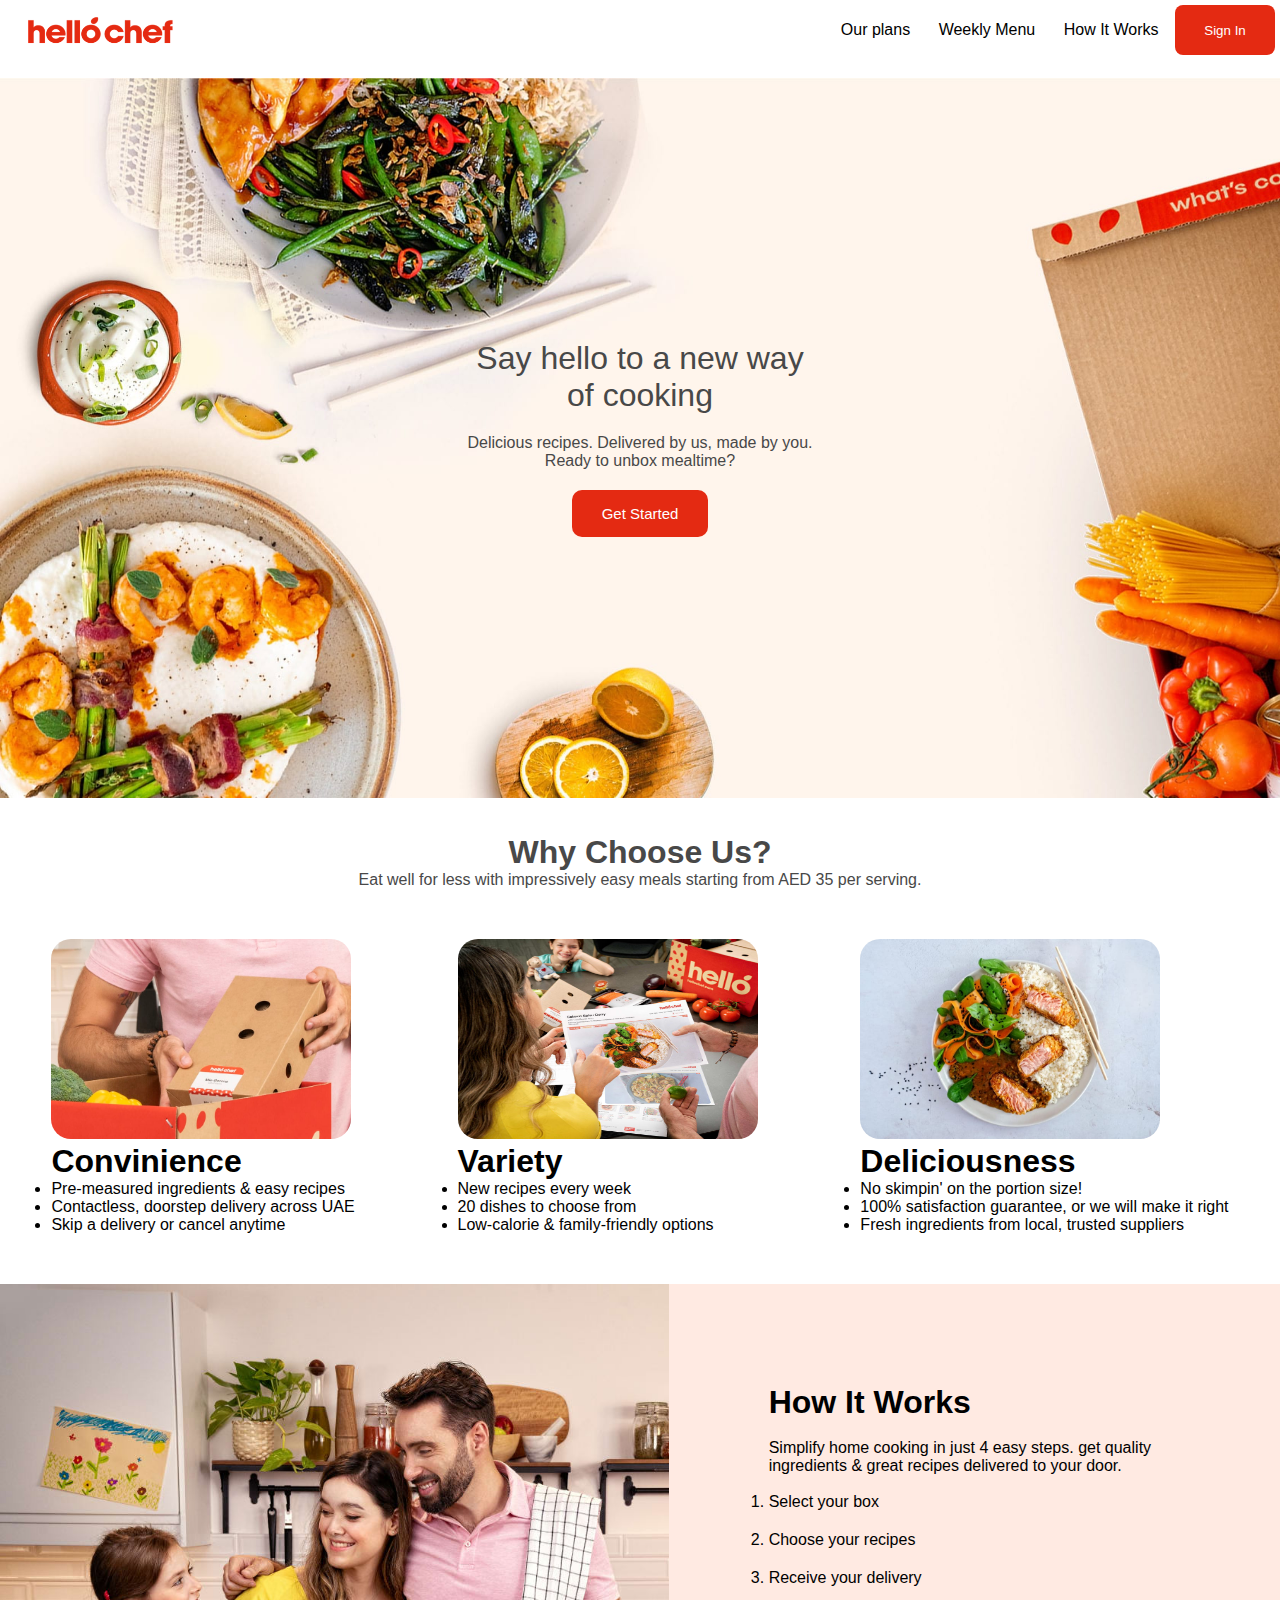
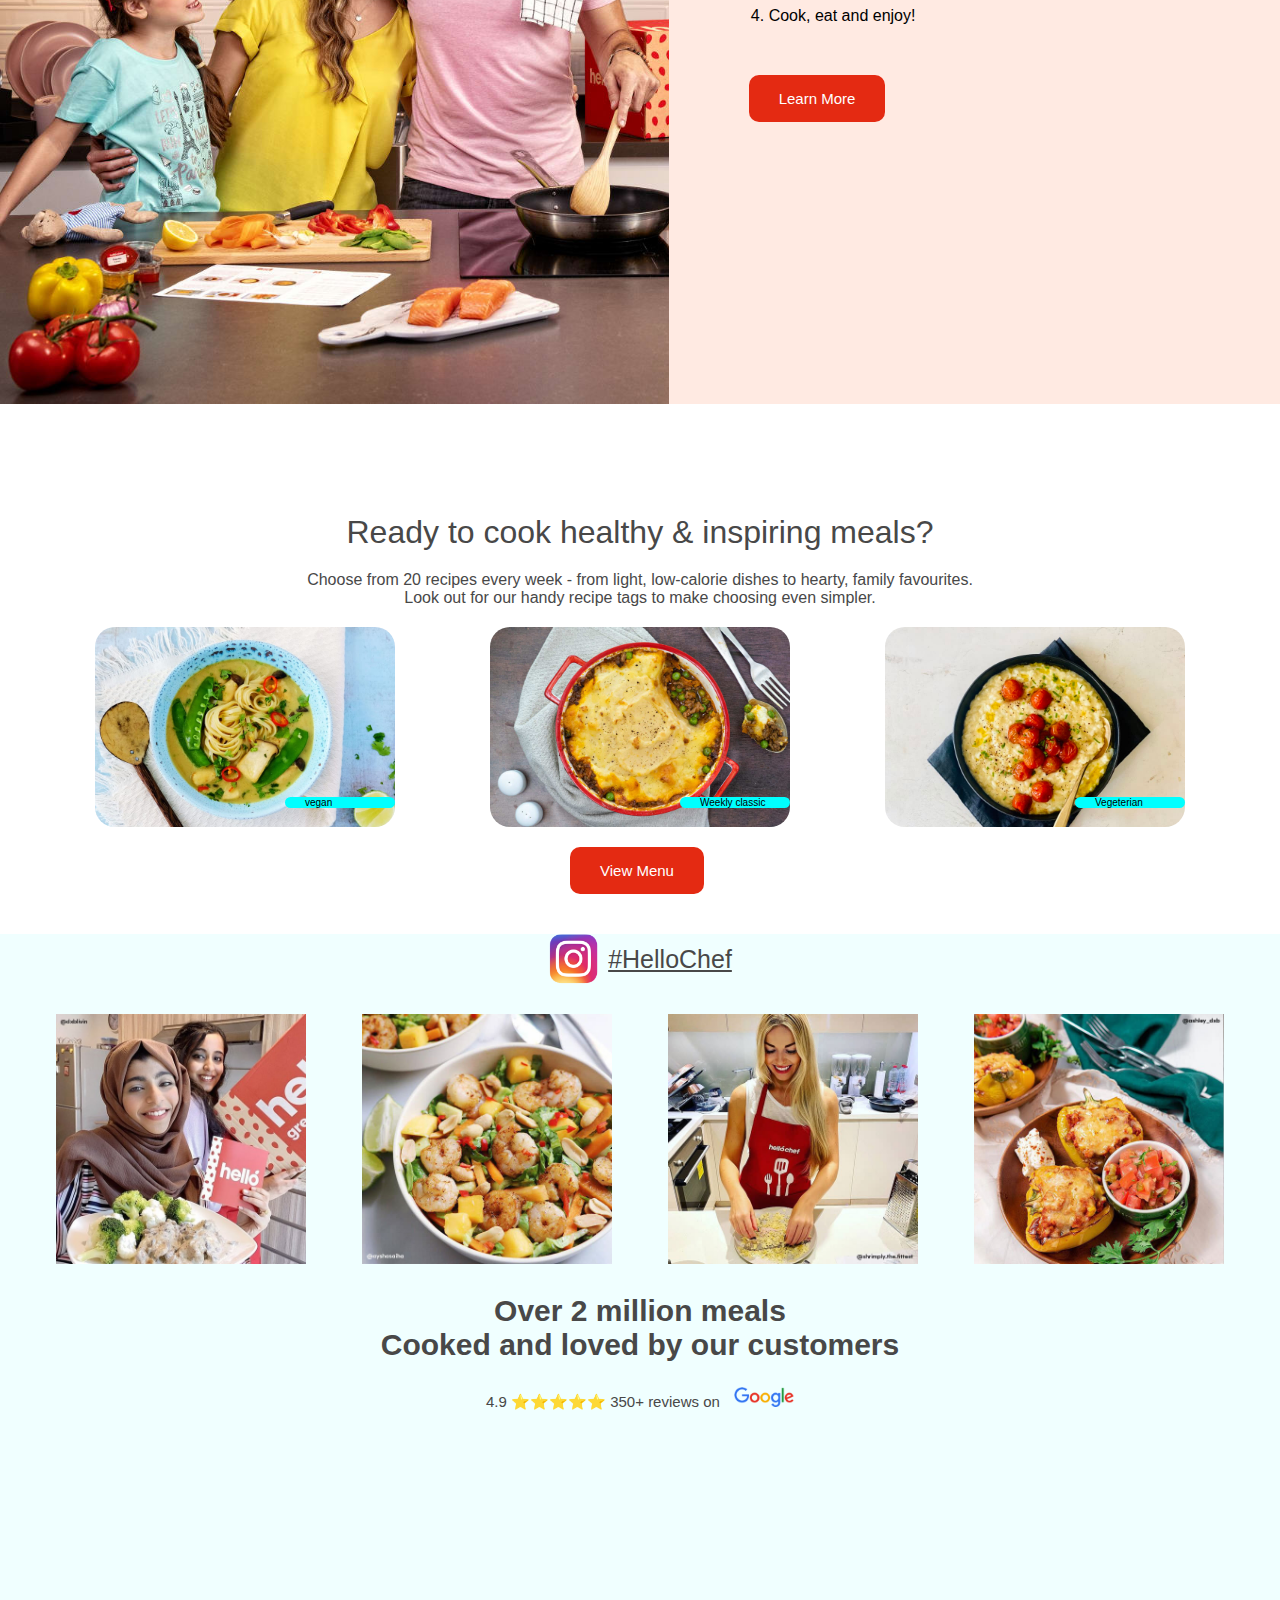
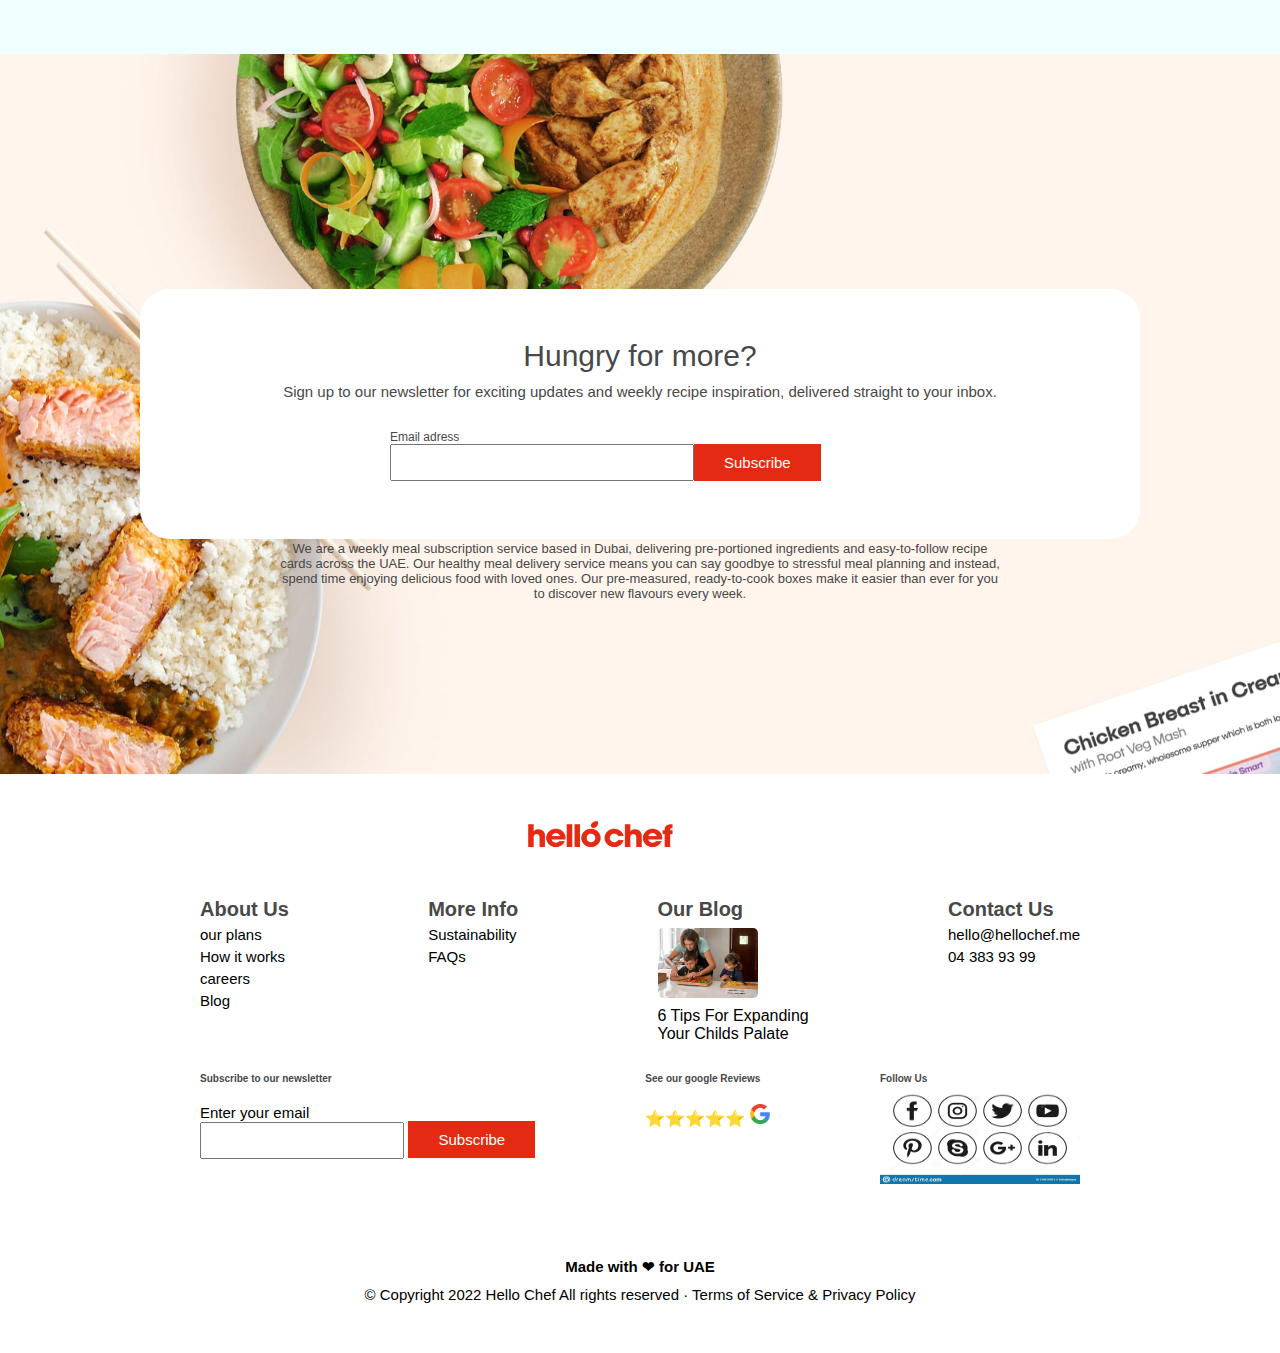
<file: index.html>
<!DOCTYPE html>
<html lang="en">
  <head>
    <meta charset="UTF-8" />
    <meta http-equiv="X-UA-Compatible" content="IE=edge" />
    <meta name="viewport" content="width=device-width, initial-scale=1.0" />
    <title>Hello chef</title>
    <link rel="stylesheet" href="css/style.css" />
  </head>
  <body>
    <div class="div1">
      <img src="images/logo1.png" class="logo1" alt="" />
      <ul>
        <li class="list1"> <a href="file:///Users/deejayelvin/Desktop/hello%20chef/ourplans.html">Our plans</a></li>

        <li class="list1"> <a href="file:///Users/deejayelvin/Desktop/hello%20chef/weeklymenu.html">Weekly Menu</a></li>

        <li class="list1"><a href="file:///Users/deejayelvin/Desktop/hello%20chef/howitworks.html">How It Works</a></li>
        <button class="btn1"> <a  class="si1" href="file:///Users/deejayelvin/Desktop/hello%20chef/signin.html">Sign In</a></button>
      </ul>
    </div>
    <br />

    <div class="div2">
      <h1>Say hello to a new way of cooking</h1>
      <p>
        Delicious recipes. Delivered by us, made by you. Ready to unbox
        mealtime?
      </p>
      <button>Get Started</button>
    </div>
    <br /><br />
    <div class="header1">
      <div class="h1">
        <h1>Why Choose Us?</h1>
        <p>
          Eat well for less with impressively easy meals starting from AED 35
          per serving.
        </p>
      </div>
      <div class="ls">
        <div class="ls1">
          <img class="img1" src="images/box_over.jpeg" alt="" />
          <h1>Convinience</h1>
          <ul>
            <li>Pre-measured ingredients & easy recipes</li>
            <li>Contactless, doorstep delivery across UAE</li>
            <li>Skip a delivery or cancel anytime</li>
          </ul>
        </div>
        <div class="ls2">
          <img class="img2" src="images/variety-hi.jpeg" alt="" />
          <h1>Variety</h1>
          <ul>
            <li>New recipes every week</li>
            <li>20 dishes to choose from</li>
            <li>Low-calorie & family-friendly options</li>
          </ul>
        </div>
        <div class="ls3">
          <img class="img3" src="images/salmon_katsu.jpeg" alt="" />
          <h1>Deliciousness</h1>
          <ul>
            <li>No skimpin' on the portion size!</li>
            <li>100% satisfaction guarantee, or we will make it right</li>
            <li>Fresh ingredients from local, trusted suppliers</li>
          </ul>
        </div>
      </div>
    </div>
    <div class="section3">
      <div class="famc"></div>
      <div class="hiw">
        <div class="p1">
          <h1>How It Works</h1>
          <br />
          <p>
            Simplify home cooking in just 4 easy steps. get quality <br />
            ingredients & great recipes delivered to your door.
          </p>
          <br />
        </div>
        <div class="malist">
          <ol>
            <li class="list0">Select your box</li>
            <li class="list0">Choose your recipes</li>
            <li class="list0">Receive your delivery</li>
            <li class="list0">Cook, eat and enjoy!</li>
          </ol>
          <button class="btn3">Learn More</button>
        </div>
      </div>
    </div>
    <div class="section4">
      <div class="p2">
        <h1>Ready to cook healthy & inspiring meals?</h1>
        <p>
          Choose from 20 recipes every week - from light, low-calorie dishes to
          hearty, family favourites. <br />
          Look out for our handy recipe tags to make choosing even simpler.
        </p>
      </div>
      <div class="d0">
        <div class="d1"><p>vegan</p></div>
        <div class="d2"><p>Weekly classic</p></div>
        <div class="d3"> <p>Vegeterian</p></div>
      </div>
      <button class="btn4">View Menu</button>
    </div>
    <div class="section5">
      <div class="ig">
        <img class="igl" src="images/instagram.png" alt="" />
        <h1>#HelloChef</h1>
      </div>
      <div class="shk">
        <div class="pc1"></div>
        <div class="pc2"></div>
        <div class="pc3"></div>
        <div class="pc4"></div>
      </div>
      <div class="m2">
        <h1>
          Over 2 million meals <br />
          Cooked and loved by our customers
        </h1>
        <p> 4.9 &#11088&#11088&#11088&#11088&#11088 350+ reviews on <img class="ggl" src="images/google.png" alt=""></p>
      </div>
    </div>
    <div class="section6">
      <div class="bk1">
        <h1>Hungry for more?</h1>
        <p>
          Sign up to our newsletter for exciting updates and weekly recipe
          inspiration, delivered straight to your inbox.
        </p>

        <div class="bk2">
          <h1>Email adress</h1>
               <div class="bk3">
                <input class="input1" type="text">
                <button class="btn5">Subscribe</button>
               </div>
          
        </div>
        <div class="txt">
          <p>
            We are a weekly meal subscription service based in Dubai, delivering
            pre-portioned ingredients and easy-to-follow recipe <br />
            cards across the UAE. Our healthy meal delivery service means you
            can say goodbye to stressful meal planning and instead, <br />
            spend time enjoying delicious food with loved ones. Our
            pre-measured, ready-to-cook boxes make it easier than ever for you
            <br />
            to discover new flavours every week.
          </p>
        </div>
      </div>
    </div>
    <div class="section7">
      <div>
        <img class="hcl" src="images/logo1.png" alt="" />
      </div>
      <div class="inf">
        <div class="abt">
          <h1>About Us</h1>
          <ul>
            <li class="a">our plans</li>
            <li class="a">How it works</li>
            <li class="a">careers</li>
            <li class="a">Blog</li>
          </ul>
        </div>
        <div class="abt">
          <h1>More Info</h1>
          <ul>
            <li class="a">Sustainability</li>
            <li class="a">FAQs</li>
          </ul>
        </div>
        <div class="abt">
          <h1>Our Blog</h1>
          <img class="blg" src="images/11.jpg" alt="" />
          <p>
            6 Tips For Expanding <br />
            Your Childs Palate
          </p>
        </div>
        <div class="abt">
          <h1>Contact Us</h1>
          <ul>
            <li class="a">hello@hellochef.me</li>
            <li class="a">04 383 93 99</li>
          </ul>
        </div>
      </div>
      <div class="inf2">
        <div class="subs">
          <h1>Subscribe to our newsletter</h1>
          <p>Enter your email</p>
          <input class="inpt2" type="text">
          <button class="btn6">Subscribe</button>
        </div>
        <div class="rvw">
          <h1>See our google Reviews</h1>
          <p>&#11088&#11088&#11088&#11088&#11088 <img class="glg" src="images/glogo.png" alt=""></p>
        </div>
        <div class="sm">
          <h1>Follow Us</h1>
          <img class="sci" src="images/social icons.jpg" alt="">
        </div>
      </div>
      <div class="inf3">
        <h1>Made with &#10084 for UAE</h1>
        <p>&copy Copyright 2022 Hello Chef All rights reserved · Terms of Service & Privacy Policy</p>
      </div>
    </div>
  </body>
</html>
</file>
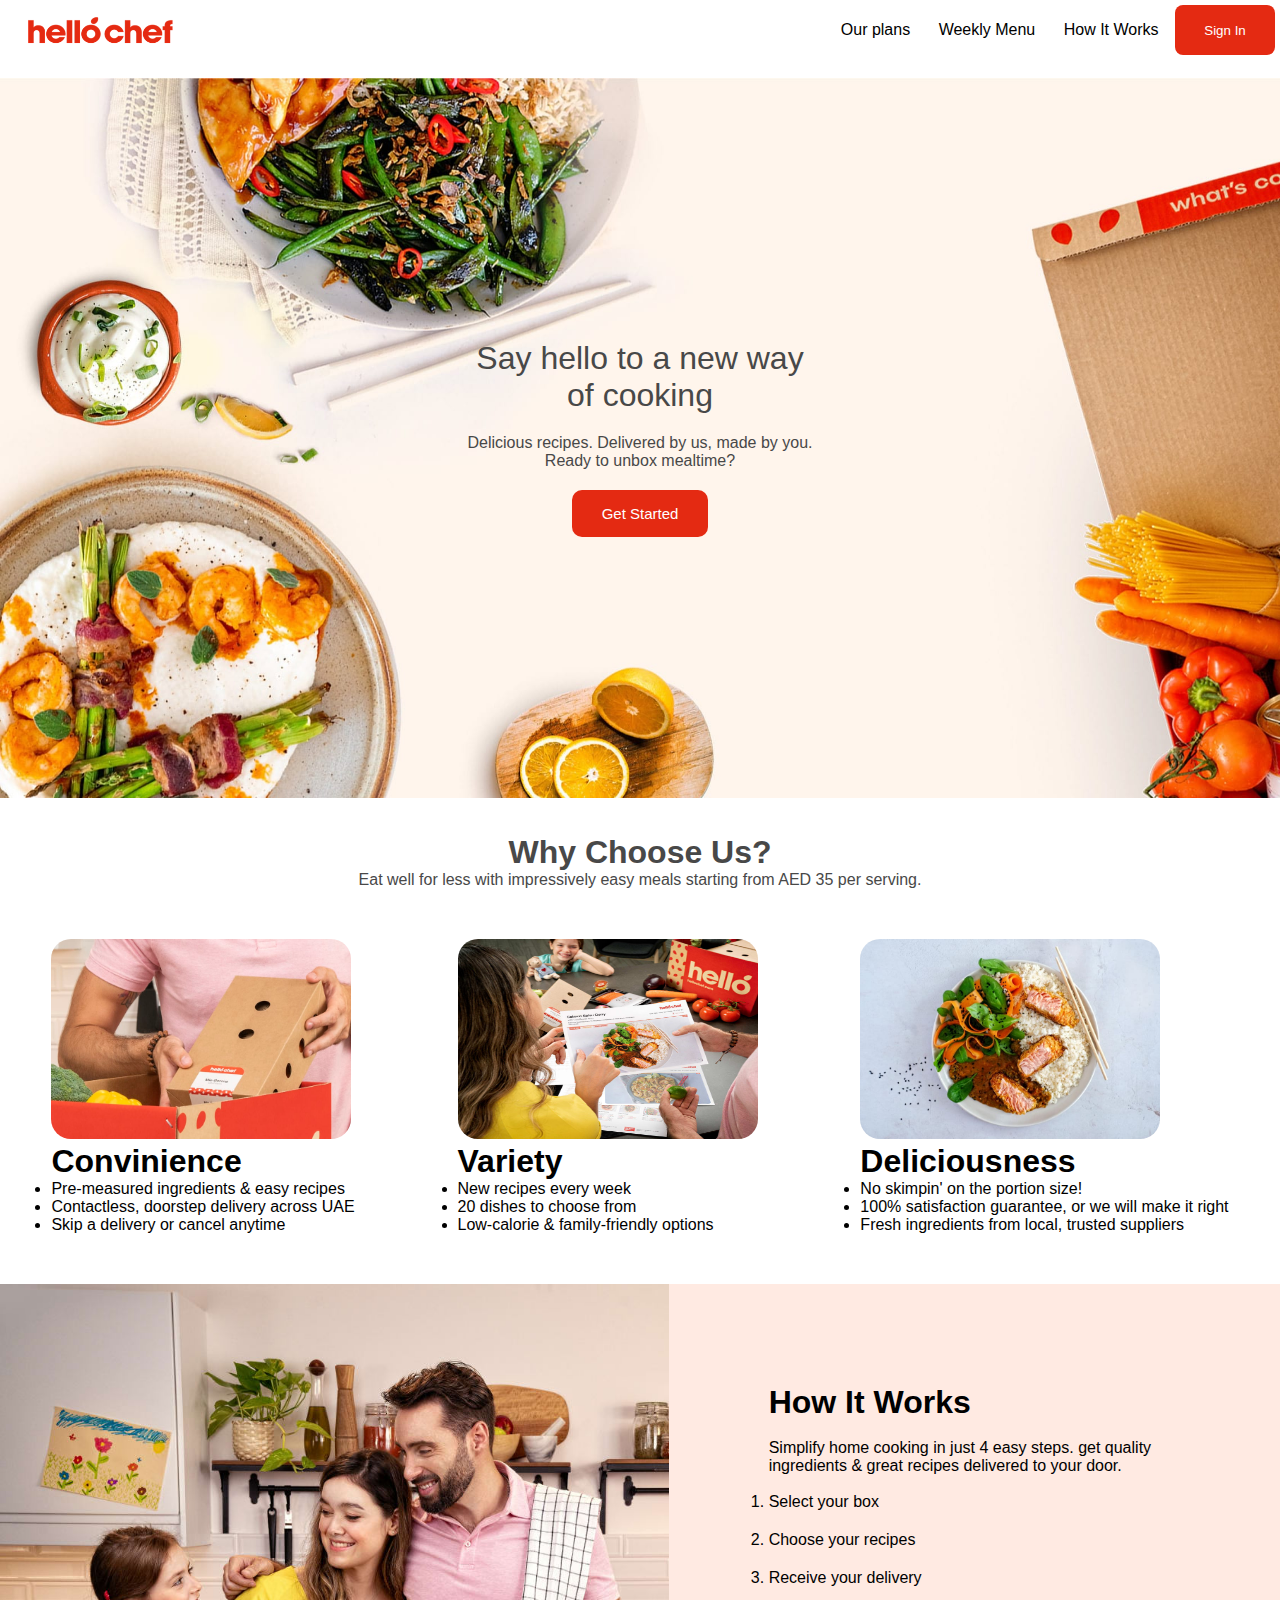
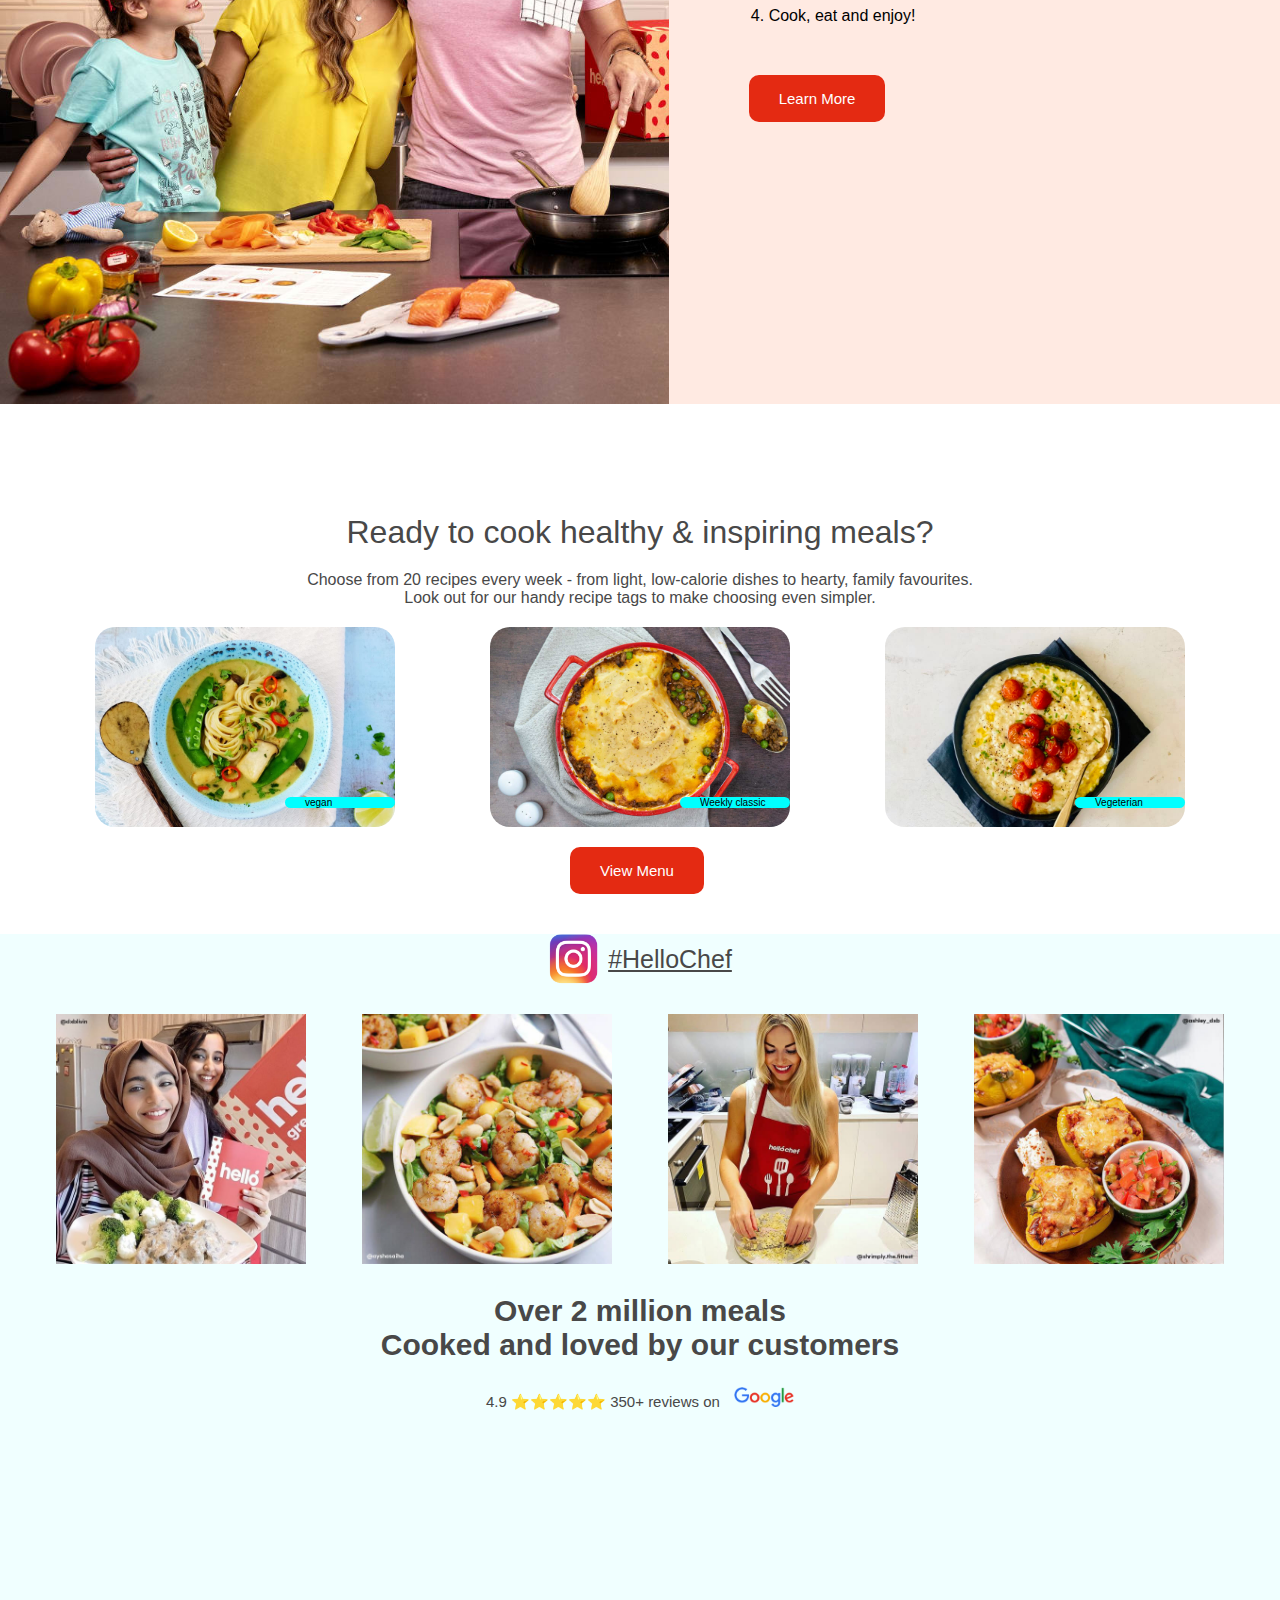
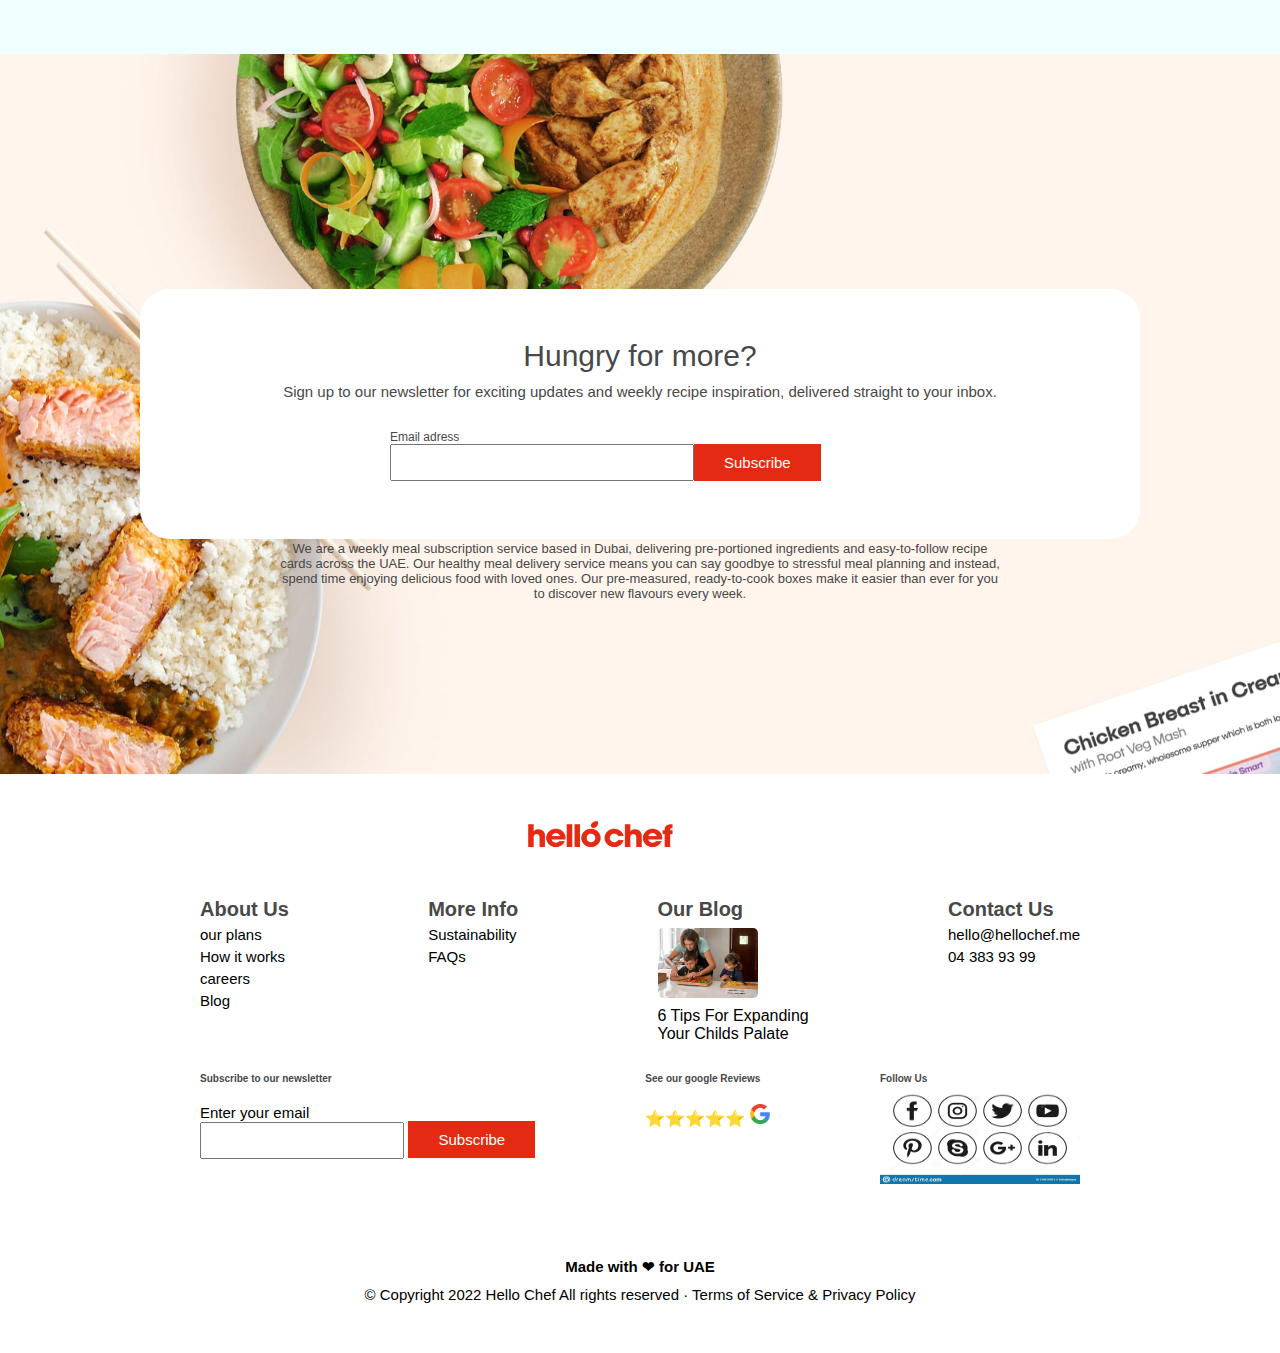
<file: public/index.html>
<!DOCTYPE html>
<html lang="en">
  <head>
    <meta charset="UTF-8" />
    <meta http-equiv="X-UA-Compatible" content="IE=edge" />
    <meta name="viewport" content="width=device-width, initial-scale=1.0" />
    <title>Hello chef</title>
    <link rel="stylesheet" href="css/style.css" />
    <link rel="stylesheet" href="css/responsive.css" />
  </head>
  <body>
    <div class="div1">
      <img src="images/logo1.png" class="logo1" alt="" />
      <ul>
        <li class="list1"> <a href="file:///Users/deejayelvin/Desktop/hello%20chef/ourplans.html">Our plans</a></li>

        <li class="list1"> <a href="file:///Users/deejayelvin/Desktop/hello%20chef/weeklymenu.html">Weekly Menu</a></li>

        <li class="list1"><a href="file:///Users/deejayelvin/Desktop/hello%20chef/howitworks.html">How It Works</a></li>
        <button class="btn1"> <a  class="si1" href="file:///Users/deejayelvin/Desktop/hello%20chef/signin.html">Sign In</a></button>
      </ul>
    </div>
    <br />

    <div class="div2">
      <h1>Say hello to a new way of cooking</h1>
      <p>
        Delicious recipes. Delivered by us, made by you. Ready to unbox
        mealtime?
      </p>
      <button>Get Started</button>
    </div>
    <br /><br />
    <div class="header1">
      <div class="h1">
        <h1>Why Choose Us?</h1>
        <p>
          Eat well for less with impressively easy meals starting from AED 35
          per serving.
        </p>
      </div>
      <div class="ls">
        <div class="ls1">
          <img class="img1" src="images/box_over.jpeg" alt="" />
          <h1>Convinience</h1>
          <ul>
            <li>Pre-measured ingredients & easy recipes</li>
            <li>Contactless, doorstep delivery across UAE</li>
            <li>Skip a delivery or cancel anytime</li>
          </ul>
        </div>
        <div class="ls2">
          <img class="img2" src="images/variety-hi.jpeg" alt="" />
          <h1>Variety</h1>
          <ul>
            <li>New recipes every week</li>
            <li>20 dishes to choose from</li>
            <li>Low-calorie & family-friendly options</li>
          </ul>
        </div>
        <div class="ls3">
          <img class="img3" src="images/salmon_katsu.jpeg" alt="" />
          <h1>Deliciousness</h1>
          <ul>
            <li>No skimpin' on the portion size!</li>
            <li>100% satisfaction guarantee, or we will make it right</li>
            <li>Fresh ingredients from local, trusted suppliers</li>
          </ul>
        </div>
      </div>
    </div>
    <div class="section3">
      <div class="famc"></div>
      <div class="hiw">
        <div class="p1">
          <h1>How It Works</h1>
          <br />
          <p>
            Simplify home cooking in just 4 easy steps. get quality <br />
            ingredients & great recipes delivered to your door.
          </p>
          <br />
        </div>
        <div class="malist">
          <ol>
            <li class="list0">Select your box</li>
            <li class="list0">Choose your recipes</li>
            <li class="list0">Receive your delivery</li>
            <li class="list0">Cook, eat and enjoy!</li>
          </ol>
          <button class="btn3">Learn More</button>
        </div>
      </div>
    </div>
    <div class="section4">
      <div class="p2">
        <h1>Ready to cook healthy & inspiring meals?</h1>
        <p>
          Choose from 20 recipes every week - from light, low-calorie dishes to
          hearty, family favourites. <br />
          Look out for our handy recipe tags to make choosing even simpler.
        </p>
      </div>
      <div class="d0">
        <div class="d1"><p>vegan</p></div>
        <div class="d2"><p>Weekly classic</p></div>
        <div class="d3"> <p>Vegeterian</p></div>
      </div>
      <button class="btn4">View Menu</button>
    </div>
    <div class="section5">
      <div class="ig">
        <img class="igl" src="images/instagram.png" alt="" />
        <h1>#HelloChef</h1>
      </div>
      <div class="shk">
        <div class="pc1"></div>
        <div class="pc2"></div>
        <div class="pc3"></div>
        <div class="pc4"></div>
      </div>
      <div class="m2">
        <h1>
          Over 2 million meals <br />
          Cooked and loved by our customers
        </h1>
        <p> 4.9 &#11088&#11088&#11088&#11088&#11088 350+ reviews on <img class="ggl" src="images/google.png" alt=""></p>
      </div>
    </div>
    <div class="section6">
      <div class="bk1">
        <h1>Hungry for more?</h1>
        <p>
          Sign up to our newsletter for exciting updates and weekly recipe
          inspiration, delivered straight to your inbox.
        </p>

        <div class="bk2">
          <h1>Email adress</h1>
               <div class="bk3">
                <input class="input1" type="text">
                <button class="btn5">Subscribe</button>
               </div>
          
        </div>
        <div class="txt">
          <p>
            We are a weekly meal subscription service based in Dubai, delivering
            pre-portioned ingredients and easy-to-follow recipe <br />
            cards across the UAE. Our healthy meal delivery service means you
            can say goodbye to stressful meal planning and instead, <br />
            spend time enjoying delicious food with loved ones. Our
            pre-measured, ready-to-cook boxes make it easier than ever for you
            <br />
            to discover new flavours every week.
          </p>
        </div>
      </div>
    </div>
    <div class="section7">
      <div>
        <img class="hcl" src="images/logo1.png" alt="" />
      </div>
      <div class="inf">
        <div class="abt">
          <h1>About Us</h1>
          <ul>
            <li class="a">our plans</li>
            <li class="a">How it works</li>
            <li class="a">careers</li>
            <li class="a">Blog</li>
          </ul>
        </div>
        <div class="abt">
          <h1>More Info</h1>
          <ul>
            <li class="a">Sustainability</li>
            <li class="a">FAQs</li>
          </ul>
        </div>
        <div class="abt">
          <h1>Our Blog</h1>
          <img class="blg" src="images/11.jpg" alt="" />
          <p>
            6 Tips For Expanding <br />
            Your Childs Palate
          </p>
        </div>
        <div class="abt">
          <h1>Contact Us</h1>
          <ul>
            <li class="a">hello@hellochef.me</li>
            <li class="a">04 383 93 99</li>
          </ul>
        </div>
      </div>
      <div class="inf2">
        <div class="subs">
          <h1>Subscribe to our newsletter</h1>
          <p>Enter your email</p>
          <input class="inpt2" type="text">
          <button class="btn6">Subscribe</button>
        </div>
        <div class="rvw">
          <h1>See our google Reviews</h1>
          <p>&#11088&#11088&#11088&#11088&#11088 <img class="glg" src="images/glogo.png" alt=""></p>
        </div>
        <div class="sm">
          <h1>Follow Us</h1>
          <img class="sci" src="images/social icons.jpg" alt="">
        </div>
      </div>
      <div class="inf3">
        <h1>Made with &#10084 for UAE</h1>
        <p>&copy Copyright 2022 Hello Chef All rights reserved · Terms of Service & Privacy Policy</p>
      </div>
    </div>
  </body>
</html>
</file>
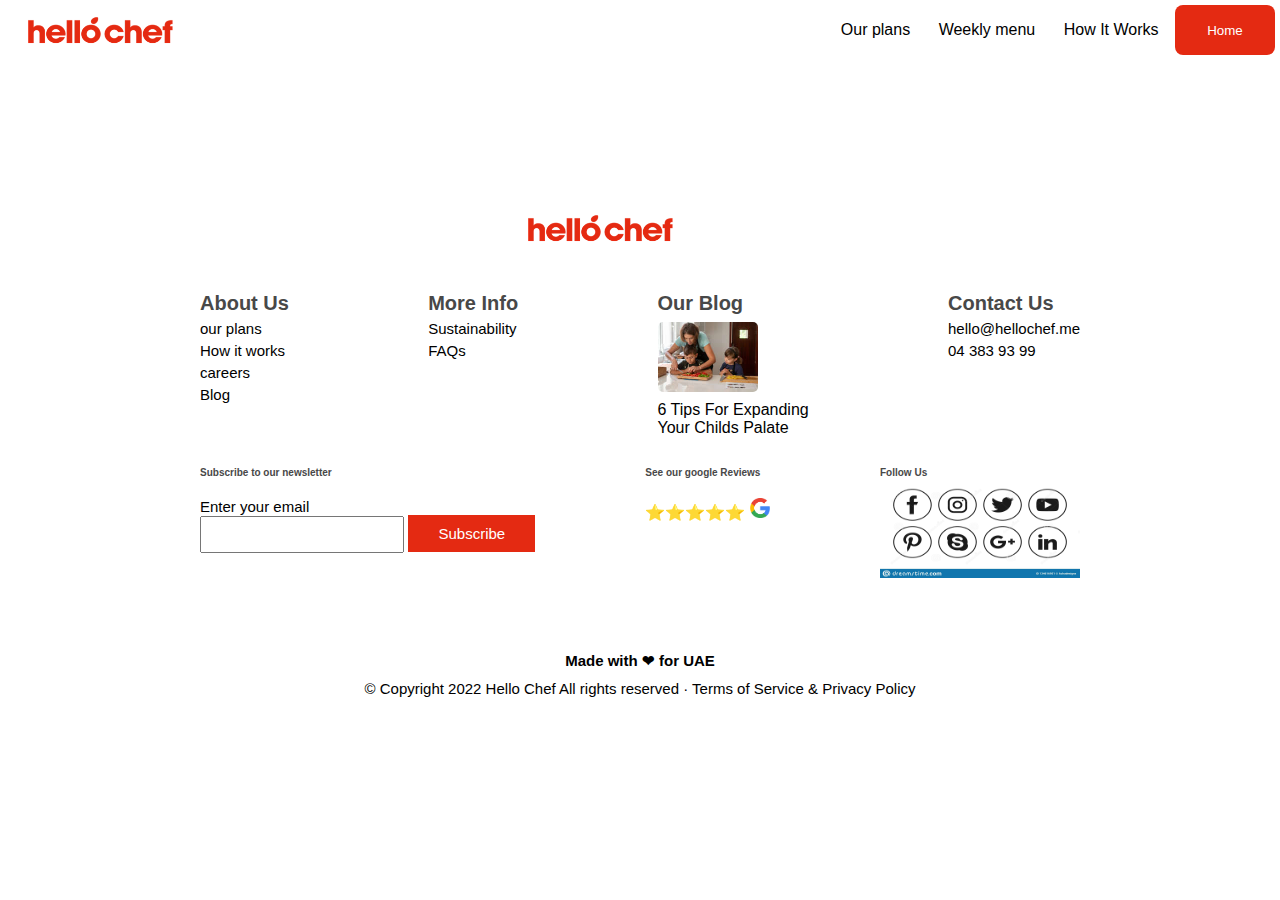
<file: howitworks.html>
<!DOCTYPE html>
<html lang="en">
  <head>
    <meta charset="UTF-8" />
    <meta http-equiv="X-UA-Compatible" content="IE=edge" />
    <meta name="viewport" content="width=device-width, initial-scale=1.0" />
    <title>how it works</title>
    <link rel="stylesheet" href="css/style.css" />
  </head>
  <body>
    <div class="div1">
      <img src="images/logo1.png" class="logo1" alt="" />
      <ul>
        <li class="list1">Our plans</li>

        <li class="list1">Weekly menu</li>

        <li class="list1">How It Works</li>
        <button class="btn1"><a class="a2" href="file:///Users/deejayelvin/Desktop/hello%20chef/index.html">Home</a></button>
      </ul>
    </div><br><br><br><br><br><br>
    <div class="section7">
        <div>
          <img class="hcl" src="images/logo1.png" alt="" />
        </div>
        <div class="inf">
          <div class="abt">
            <h1>About Us</h1>
            <ul>
              <li class="a">our plans</li>
              <li class="a">How it works</li>
              <li class="a">careers</li>
              <li class="a">Blog</li>
            </ul>
          </div>
          <div class="abt">
            <h1>More Info</h1>
            <ul>
              <li class="a">Sustainability</li>
              <li class="a">FAQs</li>
            </ul>
          </div>
          <div class="abt">
            <h1>Our Blog</h1>
            <img class="blg" src="images/11.jpg" alt="" />
            <p>
              6 Tips For Expanding <br />
              Your Childs Palate
            </p>
          </div>
          <div class="abt">
            <h1>Contact Us</h1>
            <ul>
              <li class="a">hello@hellochef.me</li>
              <li class="a">04 383 93 99</li>
            </ul>
          </div>
        </div>
        <div class="inf2">
          <div class="subs">
            <h1>Subscribe to our newsletter</h1>
            <p>Enter your email</p>
            <input class="inpt2" type="text">
            <button class="btn6">Subscribe</button>
          </div>
          <div class="rvw">
            <h1>See our google Reviews</h1>
            <p>&#11088&#11088&#11088&#11088&#11088 <img class="glg" src="images/glogo.png" alt=""></p>
          </div>
          <div class="sm">
            <h1>Follow Us</h1>
            <img class="sci" src="images/social icons.jpg" alt="">
          </div>
        </div>
        <div class="inf3">
          <h1>Made with &#10084 for UAE</h1>
          <p>&copy Copyright 2022 Hello Chef All rights reserved · Terms of Service & Privacy Policy</p>
        </div>
      </div>
    </head>
    </body>
</html>
</file>
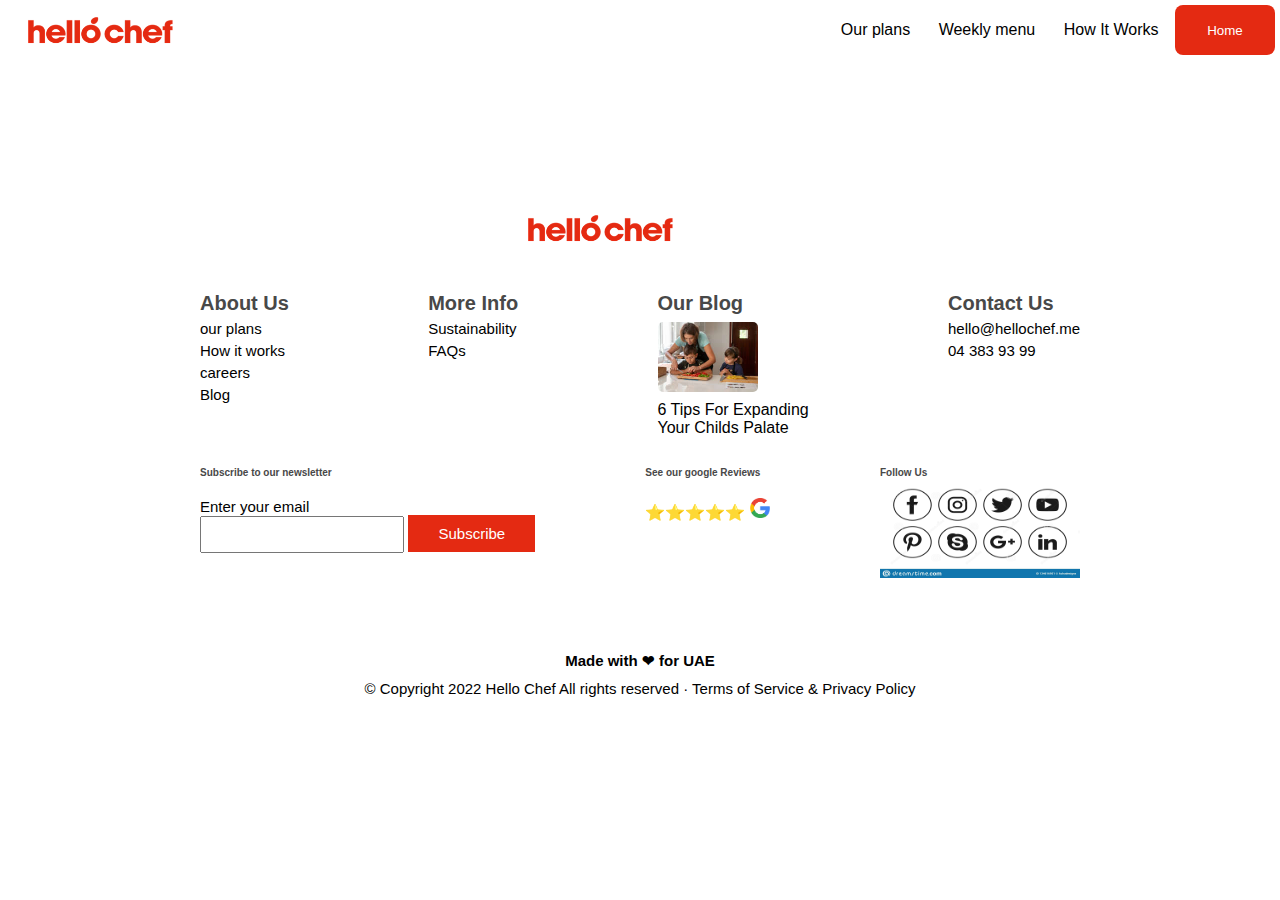
<file: ourplans.html>
<!DOCTYPE html>
<html lang="en">
  <head>
    <meta charset="UTF-8" />
    <meta http-equiv="X-UA-Compatible" content="IE=edge" />
    <meta name="viewport" content="width=device-width, initial-scale=1.0" />
    <title>ourplans</title>
    <link rel="stylesheet" href="css/style.css" />
  </head>
  <body>
    <div class="div1">
      <img src="images/logo1.png" class="logo1" alt="" />
      <ul>
        <li class="list1">Our plans</li>

        <li class="list1">Weekly menu</li>

        <li class="list1">How It Works</li>
        <button class="btn1"><a class="a2" href="file:///Users/deejayelvin/Desktop/hello%20chef/index.html">Home</a></button>
      </ul>
    </div><br><br><br><br><br><br>
    <div class="section7">
        <div>
          <img class="hcl" src="images/logo1.png" alt="" />
        </div>
        <div class="inf">
          <div class="abt">
            <h1>About Us</h1>
            <ul>
              <li class="a">our plans</li>
              <li class="a">How it works</li>
              <li class="a">careers</li>
              <li class="a">Blog</li>
            </ul>
          </div>
          <div class="abt">
            <h1>More Info</h1>
            <ul>
              <li class="a">Sustainability</li>
              <li class="a">FAQs</li>
            </ul>
          </div>
          <div class="abt">
            <h1>Our Blog</h1>
            <img class="blg" src="images/11.jpg" alt="" />
            <p>
              6 Tips For Expanding <br />
              Your Childs Palate
            </p>
          </div>
          <div class="abt">
            <h1>Contact Us</h1>
            <ul>
              <li class="a">hello@hellochef.me</li>
              <li class="a">04 383 93 99</li>
            </ul>
          </div>
        </div>
        <div class="inf2">
          <div class="subs">
            <h1>Subscribe to our newsletter</h1>
            <p>Enter your email</p>
            <input class="inpt2" type="text">
            <button class="btn6">Subscribe</button>
          </div>
          <div class="rvw">
            <h1>See our google Reviews</h1>
            <p>&#11088&#11088&#11088&#11088&#11088 <img class="glg" src="images/glogo.png" alt=""></p>
          </div>
          <div class="sm">
            <h1>Follow Us</h1>
            <img class="sci" src="images/social icons.jpg" alt="">
          </div>
        </div>
        <div class="inf3">
          <h1>Made with &#10084 for UAE</h1>
          <p>&copy Copyright 2022 Hello Chef All rights reserved · Terms of Service & Privacy Policy</p>
        </div>
      </div>
    </head>
    </body>
</html>
</file>
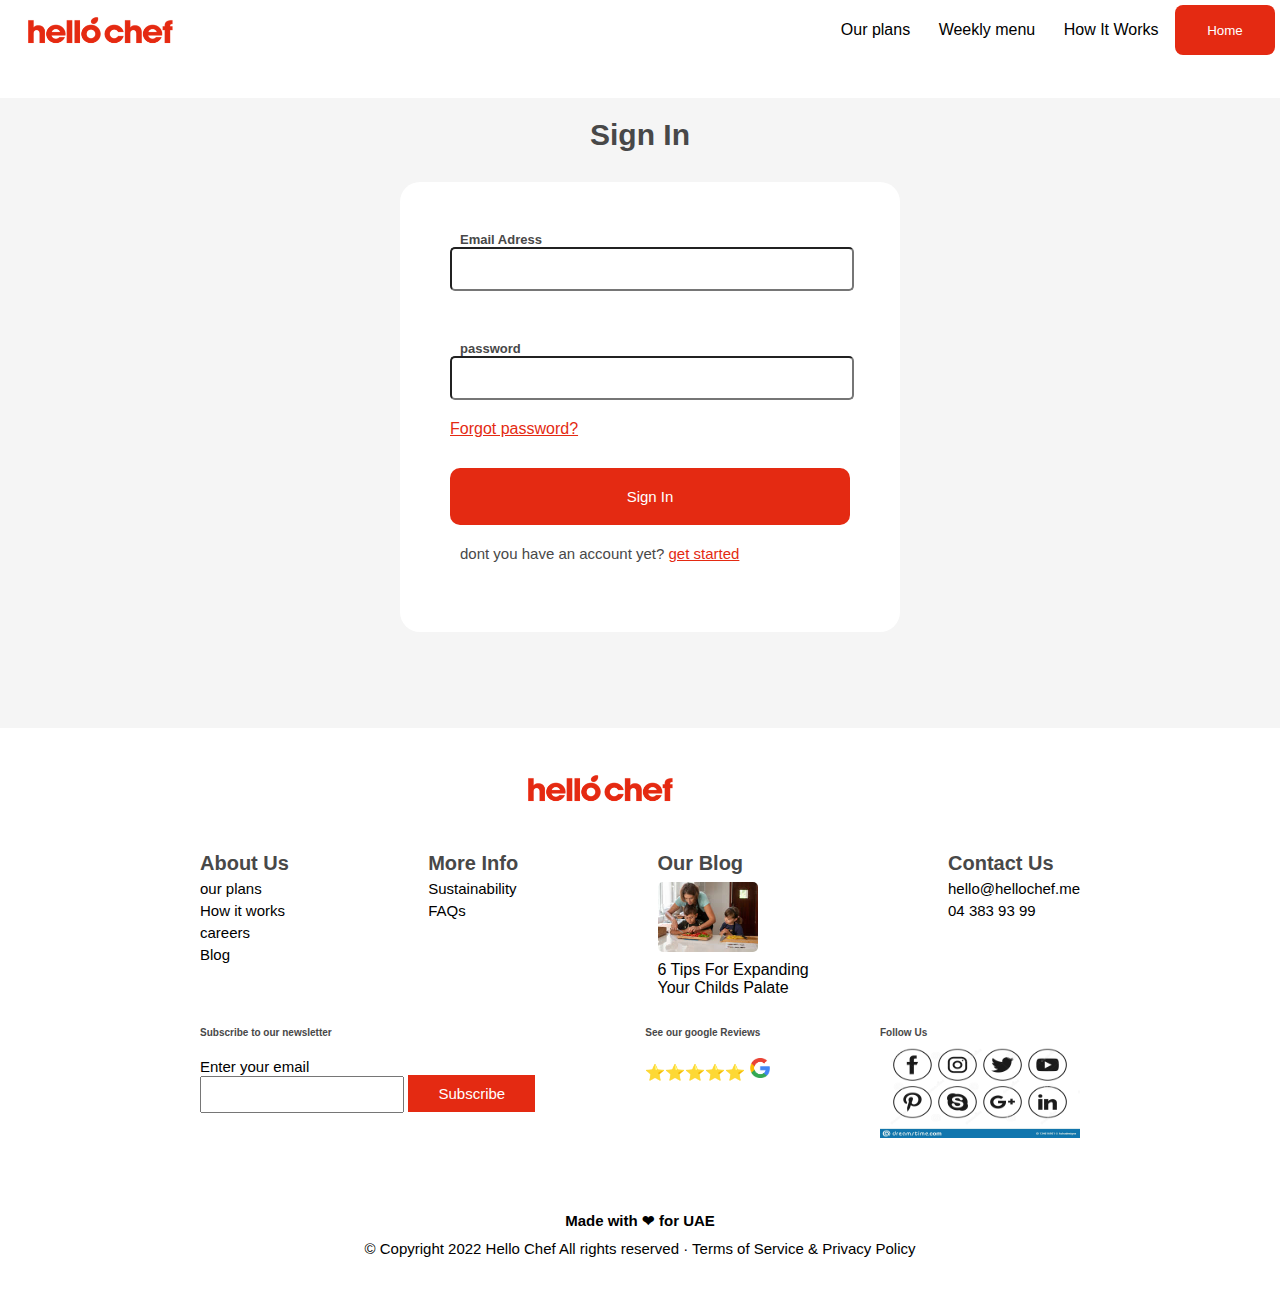
<file: signin.html>
<!DOCTYPE html>
<html lang="en">
  <head>
    <meta charset="UTF-8" />
    <meta http-equiv="X-UA-Compatible" content="IE=edge" />
    <meta name="viewport" content="width=device-width, initial-scale=1.0" />
    <title>Sign in</title>
    <link rel="stylesheet" href="css/style.css">
  </head>
  <body>
    <div class="div1">
        <img src="images/logo1.png" class="logo1" alt="" />
        <ul>
          <li class="list1">Our plans</li>
  
          <li class="list1">Weekly menu</li>
  
          <li class="list1">How It Works</li>
          <button class="btn1"><a class="a2" href="file:///Users/deejayelvin/Desktop/hello%20chef/index.html">Home</a></button>
        </ul>
      </div>
      <br />
    <div class="signin"> 
        <div class="ingia"> <h1>Sign In</h1></div>
         <div class="form">
             <h1>Email Adress</h1> <input class="inpt3" type="text">
             <div><h1>password</h1> <input class="inpt4" type="password"></div>
             <a  class="forgot"  href="">Forgot password?</a>
             <button class="btn7" >Sign In</button>
             <p>dont you have an account yet?   <a  class="gt" href="">get started</a></p>
        </div>
        </div>
        <div class="section7">
            <div>
              <img class="hcl" src="images/logo1.png" alt="" />
            </div>
            <div class="inf">
              <div class="abt">
                <h1>About Us</h1>
                <ul>
                  <li class="a">our plans</li>
                  <li class="a">How it works</li>
                  <li class="a">careers</li>
                  <li class="a">Blog</li>
                </ul>
              </div>
              <div class="abt">
                <h1>More Info</h1>
                <ul>
                  <li class="a">Sustainability</li>
                  <li class="a">FAQs</li>
                </ul>
              </div>
              <div class="abt">
                <h1>Our Blog</h1>
                <img class="blg" src="images/11.jpg" alt="" />
                <p>
                  6 Tips For Expanding <br />
                  Your Childs Palate
                </p>
              </div>
              <div class="abt">
                <h1>Contact Us</h1>
                <ul>
                  <li class="a">hello@hellochef.me</li>
                  <li class="a">04 383 93 99</li>
                </ul>
              </div>
            </div>
            <div class="inf2">
              <div class="subs">
                <h1>Subscribe to our newsletter</h1>
                <p>Enter your email</p>
                <input class="inpt2" type="text">
                <button class="btn6">Subscribe</button>
              </div>
              <div class="rvw">
                <h1>See our google Reviews</h1>
                <p>&#11088&#11088&#11088&#11088&#11088 <img class="glg" src="images/glogo.png" alt=""></p>
              </div>
              <div class="sm">
                <h1>Follow Us</h1>
                <img class="sci" src="images/social icons.jpg" alt="">
              </div>
            </div>
            <div class="inf3">
              <h1>Made with &#10084 for UAE</h1>
              <p>&copy Copyright 2022 Hello Chef All rights reserved · Terms of Service & Privacy Policy</p>
            </div>
          </div>
  </body>
</html>
</file>
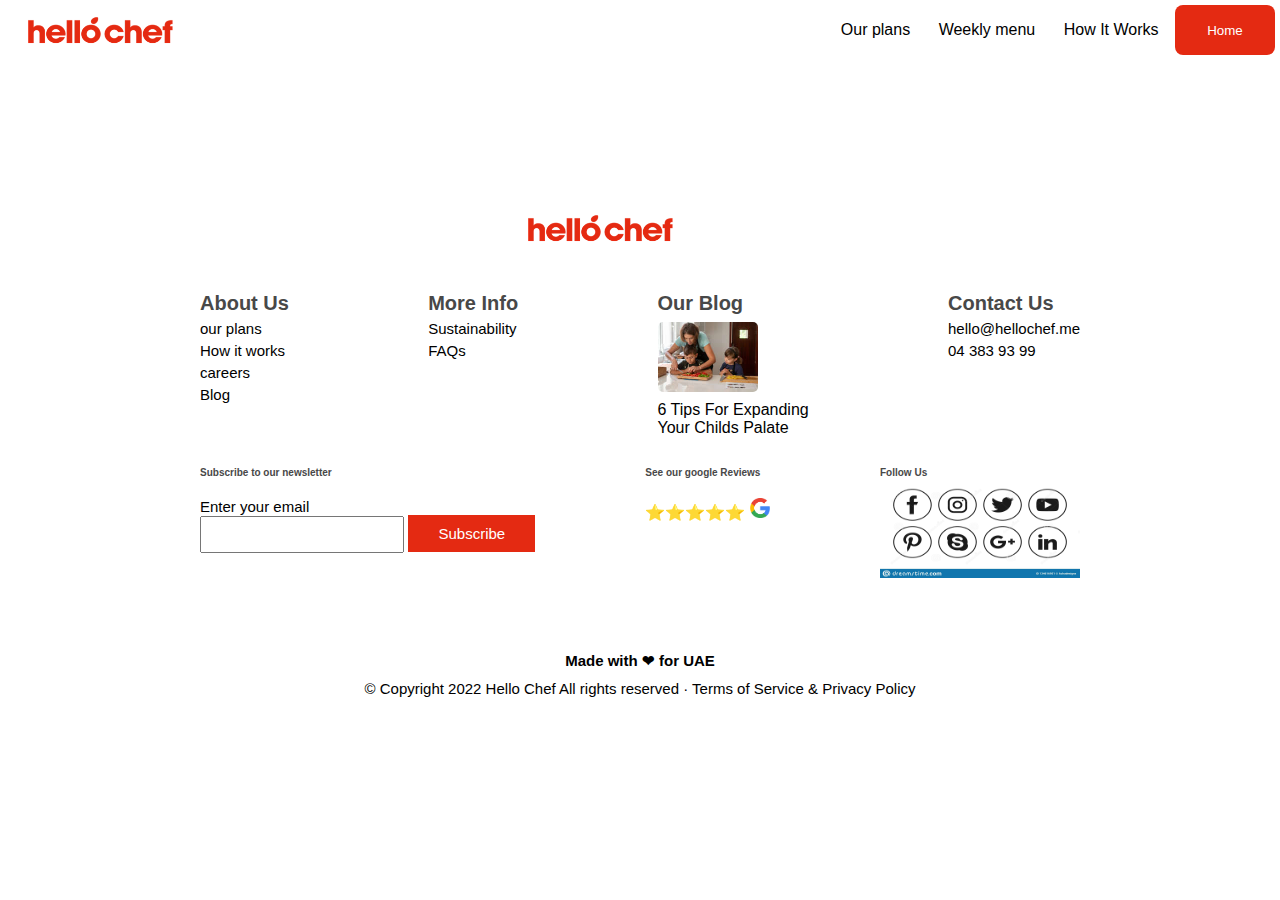
<file: weeklymenu.html>
<!DOCTYPE html>
<html lang="en">
  <head>
    <meta charset="UTF-8" />
    <meta http-equiv="X-UA-Compatible" content="IE=edge" />
    <meta name="viewport" content="width=device-width, initial-scale=1.0" />
    <title>weekly menu</title>
    <link rel="stylesheet" href="css/style.css" />
  </head>
  <body>
    <div class="div1">
      <img src="images/logo1.png" class="logo1" alt="" />
      <ul>
        <li class="list1">Our plans</li>

        <li class="list1">Weekly menu</li>

        <li class="list1">How It Works</li>
        <button class="btn1"><a class="a2" href="file:///Users/deejayelvin/Desktop/hello%20chef/index.html">Home</a></button>
      </ul>
    </div><br><br><br><br><br><br>
    <div class="section7">
        <div>
          <img class="hcl" src="images/logo1.png" alt="" />
        </div>
        <div class="inf">
          <div class="abt">
            <h1>About Us</h1>
            <ul>
              <li class="a">our plans</li>
              <li class="a">How it works</li>
              <li class="a">careers</li>
              <li class="a">Blog</li>
            </ul>
          </div>
          <div class="abt">
            <h1>More Info</h1>
            <ul>
              <li class="a">Sustainability</li>
              <li class="a">FAQs</li>
            </ul>
          </div>
          <div class="abt">
            <h1>Our Blog</h1>
            <img class="blg" src="images/11.jpg" alt="" />
            <p>
              6 Tips For Expanding <br />
              Your Childs Palate
            </p>
          </div>
          <div class="abt">
            <h1>Contact Us</h1>
            <ul>
              <li class="a">hello@hellochef.me</li>
              <li class="a">04 383 93 99</li>
            </ul>
          </div>
        </div>
        <div class="inf2">
          <div class="subs">
            <h1>Subscribe to our newsletter</h1>
            <p>Enter your email</p>
            <input class="inpt2" type="text">
            <button class="btn6">Subscribe</button>
          </div>
          <div class="rvw">
            <h1>See our google Reviews</h1>
            <p>&#11088&#11088&#11088&#11088&#11088 <img class="glg" src="images/glogo.png" alt=""></p>
          </div>
          <div class="sm">
            <h1>Follow Us</h1>
            <img class="sci" src="images/social icons.jpg" alt="">
          </div>
        </div>
        <div class="inf3">
          <h1>Made with &#10084 for UAE</h1>
          <p>&copy Copyright 2022 Hello Chef All rights reserved · Terms of Service & Privacy Policy</p>
        </div>
      </div>
    </head>
    </body>
</html>
</file>
<file: css/style.css>
* {
    font-family: 'Segoe UI', Tahoma, Geneva, Verdana, sans-serif;
    margin: 0%;
    padding: 0%;
}

.div1 {

    display: flex;
    align-items: center;
    justify-content: space-between;
    padding-top: 0px;
    padding-bottom: 0px;


}

.div1 li a {
    color: black;
    text-decoration: none;
}

.list1 {
    display: inline-block;
    font-family: 'Segoe UI', Tahoma, Geneva, Verdana, sans-serif;
    text-align: right;
    flex: 1;
    padding: 8px 12px;
    position: relative;

}

.logo1 {
    height: 60px;
    width: 200px;

}

.div2 {

    width: 100%;
    height: 80vh;
    background-image: url(../images/banner.jpeg);
    background-size: cover;
    justify-content: center;
    display: flex;
    flex-direction: column;
    align-items: center;


}



.btn1 {
    background-color: #e42a12;
    height: 50px;
    width: 100px;
    border-radius: 8px;
    color: white;
    font-family: 'Segoe UI', Tahoma, Geneva, Verdana, sans-serif;
    margin-right: 5px;
    border: none;
}

.si1 {
    color: white;
    text-decoration: none;
}

.div2 h1 {
    color: #484848;
    width: 350px;
    text-align: center;
    font-weight: 400;
}

.div2 p {
    color: #484848;
    width: 350px;
    text-align: center;
    margin-top: 20px;
    margin-bottom: 20px;
}

.div2 button {
    background-color: #e42a12;
    color: white;
    font-weight: normal;
    font-size: 15px;
    padding-bottom: 15px;
    padding-left: 30px;
    padding-right: 30px;
    padding-top: 15px;
    border: none;
    border-radius: 10px;
}

.h1 {
    text-align: center;
    color: #484848;
}

.ls {
    display: flex;
    justify-content: space-around;
}

.img1 {
    height: 200px;
    width: 300px;
    border-radius: 20px;
    margin-top: 50px;

}

.img2 {
    height: 200px;
    width: 300px;
    border-radius: 20px;
    margin-top: 50px;
}

.img3 {
    height: 200px;
    width: 300px;
    border-radius: 20px;
    margin-top: 50px;
}

.section3 {
    display: flex;

}

.famc {
    height: 80vh;
    width: 50%;
    margin-top: 50px;
    background-image: url(../images/Family_cooking.jpeg);
    width: 700px;
    background-size: cover;
}

.hiw {
    background-color: rgba(255, 148, 110, .2);
    width: 50%;
    height: 80vh;
    margin-top: 50px;



}

.p1 {
    text-align: left;
    margin-top: 100px;
    margin-left: 100px;
    font-size: medium;
}

.list0 {
    text-align: left;
    margin-left: 100px;
    margin-bottom: 20px;

}

.btn3 {
    background-color: #e42a12;
    color: white;
    font-weight: normal;
    font-size: 15px;
    padding-bottom: 15px;
    padding-left: 30px;
    padding-right: 30px;
    padding-top: 15px;
    border: none;
    border-radius: 10px;
    margin-left: 80px;
    margin-top: 30px;
}

.section4 {
    margin-top: 10px;
}

.p2 h1 {
    color: #484848;
    padding-top: 100px;
    text-align: center;
    font-weight: 300;


}

.p2 p {
    color: #484848;
    text-align: center;
    margin-top: 20px;
    margin-bottom: 20px;
}

.d0 {
    display: flex;
    justify-content: space-evenly;
    margin-top: 5px;
}

.d0 p {
    margin-top: 170px;
    margin-left: 190px;
    font-size: 10px;
    border-radius: 20px;
    background-color: aqua;
    padding-left: 20px;

}

.d1 {
    background-image: url(../images/vegan.jpeg);
    background-size: cover;
    height: 200px;
    width: 300px;
    border-radius: 20px;

}

.d2 {
    background-image: url(../images/weekly_classic.jpeg);
    background-size: cover;
    height: 200px;
    width: 300px;
    border-radius: 20px;

}

.d3 {
    background-image: url(../images/Vegetarian.jpeg);
    background-size: cover;
    height: 200px;
    width: 300px;
    border-radius: 20px;

}

.btn4 {
    background-color: #e42a12;
    color: white;
    font-weight: normal;
    font-size: 15px;
    padding-bottom: 15px;
    padding-left: 30px;
    padding-right: 30px;
    padding-top: 15px;
    border: none;
    border-radius: 10px;
    margin-left: 570px;
    margin-top: 20px;
}

.section5 {
    height: 80vh;
    background-color: azure;
    margin-top: 40px;
}

.ig {
    display: flex;
    align-items: center;
    justify-content: center;
}

.igl {
    height: 50px;
    width: 50px;
}

.ig h1 {
    color: #484848;
    font-size: 25px;
    font-weight: 100;
    padding-left: 10px;
    text-decoration: underline;
}

.shk {
    display: flex;
    justify-content: space-evenly;
    padding-top: 30px;
}

.pc1 {
    background-image: url(../images/dxblivin-credit.jpeg);
    background-size: cover;
    height: 250px;
    width: 250px;
}

.pc2 {
    background-image: url(../images/ayshasaiha.jpeg);
    background-size: cover;
    height: 250px;
    width: 250px;

}

.pc3 {
    background-image: url(../images/shrimply.jpeg);
    background-size: cover;
    height: 250px;
    width: 250px;
}

.pc4 {
    background-image: url(../images/ashley_dxb.jpeg);
    background-size: cover;
    height: 250px;
    width: 250px;
}

.m2 {
    text-align: center;
    padding-top: 30px;
    color: #484848;
    font-size: 15px;
    font-weight: 50;
    align-items: center;


}

.ggl {
    height: 20px;
    width: 60px;
    margin-left: 10px;
    margin-top: 15px;
    padding-top: 10px;
}

.section6 {
    height: 80vh;
    width: 100%;
    background-image: url(../images/subscribe.jpeg);
    background-size: cover;
    margin-top: 0%;
    display: flex;
    justify-content: center;
    align-items: center;
}

.bk1 {
    background-color: white;
    height: 250px;
    width: 1000px;
    border-radius: 30px;
    border: none;

}

.input1 {
    margin-left: 250px;
    width: 300px;
    height: 33px;

}

.bk1 h1 {
    text-align: center;
    color: #484848;
    font-size: 30px;
    padding-bottom: 10px;
    padding-top: 50px;
    font-weight: 200;


}

.bk1 p {
    text-align: center;
    color: #484848;
    font-size: 15px;

    font-weight: 200;

}

.bk2 h1 {
    font-size: 12px;
    text-align: left;
    margin-left: 250px;
    padding-top: 3%;

}

.bk3 {
    display: flex;
    align-items: center;
    margin-top: -10px;

}


.btn5 {
    background-color: #e42a12;
    color: white;
    font-weight: normal;
    font-size: 15px;
    padding-bottom: 10px;
    padding-left: 30px;
    padding-right: 30px;
    padding-top: 10px;
    border: none;





}

.txt p {
    font-size: 13px;
    justify-content: center;
    color: #484848;
    margin-top: 60px;

}



.hcl {
    height: 60px;
    width: 200px;
    margin-left: 500px;
    padding-top: 30px;
    padding-bottom: 30px;
}

.inf {
    display: flex;
    justify-content: space-between;
    margin-left: 200px;
    margin-right: 200px;

}

.abt h1 {
    font-size: 20px;
    color: #484848;
    font-weight: bold;
}

.a {
    list-style: none;
    font-size: 15px;
    margin-top: 5px;
}

.blg {
    height: 70px;
    width: 100px;
    margin-top: 7px;
    margin-bottom: 5px;
    border-radius: 5px;
}



.inf3 h1 {
    text-align: center;
    font-size: 15px;
    padding-top: 50px;
    padding-bottom: 10px;

}

.inf3 p {
    text-align: center;
    font-size: 15px;
    padding-bottom: 50px;
}

.inf2 {
    display: flex;
    justify-content: space-between;
    margin-left: 200px;
    margin-right: 200px;
    margin-top: 30px;
}

.subs h1 {
    font-size: 10px;
    color: #484848;
    font-weight: bold;
    margin-bottom: 20px;
}

.inpt2 {
    margin-left: 0px;
    width: 200px;
    height: 33px;
}

.subs p {
    text-align: left;
    font-size: 15px;

}

.rvw h1 {
    font-size: 10px;
    color: #484848;
    font-weight: bold;
    margin-bottom: 20px;
}

.glg {
    height: 20px;
    width: 20px;

}

.sm h1 {
    font-size: 10px;
    color: #484848;
    font-weight: bold;


}

.sci {
    height: 100px;
    width: 200px;
    margin-bottom: 20px;
}

.btn6 {
    background-color: #e42a12;
    color: white;
    font-weight: normal;
    font-size: 15px;
    padding-bottom: 10px;
    padding-left: 30px;
    padding-right: 30px;
    padding-top: 10px;
    border: none;
}

.signin {
    background-color: whitesmoke;
    height: 70vh;


}

.ingia {
    text-align: center;
    margin-top: 20px;
    padding-top: 20px;
    color: #484848;
    font-size: 15px;
}

.form {
    height: 50vh;
    width: 500px;
    background-color: white;
    margin-bottom: 200px;
    margin-left: 400px;
    margin-top: 30px;
    border-radius: 20px;
    border-color: black
}

.form h1 {

    margin-left: 60px;
    color: #484848;
    font-size: 13px;
    padding-top: 50px;

}

.inpt3 {
    margin-left: 50px;
    width: 400px;
    height: 40px;
    border-radius: 5px;

}

.inpt4 {
    margin-left: 50px;
    width: 400px;
    height: 40px;
    border-radius: 5px;
    margin-bottom: 20px;
}

.forgot {
    color: #e42a12;
    margin-left: 50px;


}

.btn7 {
    background-color: #e42a12;
    color: white;
    font-weight: normal;
    width: 400px;
    margin-left: 50px;
    font-size: 15px;
    padding-bottom: 20px;
    padding-left: 30px;
    padding-right: 30px;
    padding-top: 20px;
    border: none;
    border-radius: 10px;
    margin-top: 30px;
    margin-bottom: 20px;
}

.form p {
    margin-left: 60px;
    color: #484848;
    font-size: 15px;
}

.gt {
    color: #e42a12;
    text-decoration: underline;
}

.a2 {
    color: white;
    text-decoration: none;
}
</file>
<file: public/css/style.css>
* {
    font-family: 'Segoe UI', Tahoma, Geneva, Verdana, sans-serif;
    margin: 0%;
    padding: 0%;
    
}

.div1 {

    display: flex;
    align-items: center;
    justify-content: space-between;
    padding-top: 0px;
    padding-bottom: 0px;


}

.div1 li a {
    color: black;
    text-decoration: none;
}

.list1 {
    display: inline-block;
    font-family: 'Segoe UI', Tahoma, Geneva, Verdana, sans-serif;
    text-align: right;
    flex: 1;
    padding: 8px 12px;
    position: relative;

}

.logo1 {
    height: 60px;
    width: 200px;

}

.div2 {

    width: 100%;
    height: 80vh;
    background-image: url(../images/banner.jpeg);
    background-size: cover;
    justify-content: center;
    display: flex;
    flex-direction: column;
    align-items: center;


}



.btn1 {
    background-color: #e42a12;
    height: 50px;
    width: 100px;
    border-radius: 8px;
    color: white;
    font-family: 'Segoe UI', Tahoma, Geneva, Verdana, sans-serif;
    margin-right: 5px;
    border: none;
}

.si1 {
    color: white;
    text-decoration: none;
}

.div2 h1 {
    color: #484848;
    width: 350px;
    text-align: center;
    font-weight: 400;
}

.div2 p {
    color: #484848;
    width: 350px;
    text-align: center;
    margin-top: 20px;
    margin-bottom: 20px;
}

.div2 button {
    background-color: #e42a12;
    color: white;
    font-weight: normal;
    font-size: 15px;
    padding-bottom: 15px;
    padding-left: 30px;
    padding-right: 30px;
    padding-top: 15px;
    border: none;
    border-radius: 10px;
}

.h1 {
    text-align: center;
    color: #484848;
}

.ls {
    display: flex;
    justify-content: space-around;
}

.img1 {
    height: 200px;
    width: 300px;
    border-radius: 20px;
    margin-top: 50px;

}

.img2 {
    height: 200px;
    width: 300px;
    border-radius: 20px;
    margin-top: 50px;
}

.img3 {
    height: 200px;
    width: 300px;
    border-radius: 20px;
    margin-top: 50px;
}

.section3 {
    display: flex;

}

.famc {
    height: 80vh;
    width: 50%;
    margin-top: 50px;
    background-image: url(../images/Family_cooking.jpeg);
    width: 700px;
    background-size: cover;
}

.hiw {
    background-color: rgba(255, 148, 110, .2);
    width: 50%;
    height: 80vh;
    margin-top: 50px;



}

.p1 {
    text-align: left;
    margin-top: 100px;
    margin-left: 100px;
    font-size: medium;
}

.list0 {
    text-align: left;
    margin-left: 100px;
    margin-bottom: 20px;

}

.btn3 {
    background-color: #e42a12;
    color: white;
    font-weight: normal;
    font-size: 15px;
    padding-bottom: 15px;
    padding-left: 30px;
    padding-right: 30px;
    padding-top: 15px;
    border: none;
    border-radius: 10px;
    margin-left: 80px;
    margin-top: 30px;
}

.section4 {
    margin-top: 10px;
}

.p2 h1 {
    color: #484848;
    padding-top: 100px;
    text-align: center;
    font-weight: 300;


}

.p2 p {
    color: #484848;
    text-align: center;
    margin-top: 20px;
    margin-bottom: 20px;
}

.d0 {
    display: flex;
    justify-content: space-evenly;
    margin-top: 5px;
}

.d0 p {
    margin-top: 170px;
    margin-left: 190px;
    font-size: 10px;
    border-radius: 20px;
    background-color: aqua;
    padding-left: 20px;

}

.d1 {
    background-image: url(../images/vegan.jpeg);
    background-size: cover;
    height: 200px;
    width: 300px;
    border-radius: 20px;

}

.d2 {
    background-image: url(../images/weekly_classic.jpeg);
    background-size: cover;
    height: 200px;
    width: 300px;
    border-radius: 20px;

}

.d3 {
    background-image: url(../images/Vegetarian.jpeg);
    background-size: cover;
    height: 200px;
    width: 300px;
    border-radius: 20px;

}

.btn4 {
    background-color: #e42a12;
    color: white;
    font-weight: normal;
    font-size: 15px;
    padding-bottom: 15px;
    padding-left: 30px;
    padding-right: 30px;
    padding-top: 15px;
    border: none;
    border-radius: 10px;
    margin-left: 570px;
    margin-top: 20px;
}

.section5 {
    height: 80vh;
    background-color: azure;
    margin-top: 40px;
}

.ig {
    display: flex;
    align-items: center;
    justify-content: center;
}

.igl {
    height: 50px;
    width: 50px;
}

.ig h1 {
    color: #484848;
    font-size: 25px;
    font-weight: 100;
    padding-left: 10px;
    text-decoration: underline;
}

.shk {
    display: flex;
    justify-content: space-evenly;
    padding-top: 30px;
}

.pc1 {
    background-image: url(../images/dxblivin-credit.jpeg);
    background-size: cover;
    height: 250px;
    width: 250px;
}

.pc2 {
    background-image: url(../images/ayshasaiha.jpeg);
    background-size: cover;
    height: 250px;
    width: 250px;

}

.pc3 {
    background-image: url(../images/shrimply.jpeg);
    background-size: cover;
    height: 250px;
    width: 250px;
}

.pc4 {
    background-image: url(../images/ashley_dxb.jpeg);
    background-size: cover;
    height: 250px;
    width: 250px;
}

.m2 {
    text-align: center;
    padding-top: 30px;
    color: #484848;
    font-size: 15px;
    font-weight: 50;
    align-items: center;


}

.ggl {
    height: 20px;
    width: 60px;
    margin-left: 10px;
    margin-top: 15px;
    padding-top: 10px;
}

.section6 {
    height: 80vh;
    width: 100%;
    background-image: url(../images/subscribe.jpeg);
    background-size: cover;
    margin-top: 0%;
    display: flex;
    justify-content: center;
    align-items: center;
}

.bk1 {
    background-color: white;
    height: 250px;
    width: 1000px;
    border-radius: 30px;
    border: none;

}

.input1 {
    margin-left: 250px;
    width: 300px;
    height: 33px;

}

.bk1 h1 {
    text-align: center;
    color: #484848;
    font-size: 30px;
    padding-bottom: 10px;
    padding-top: 50px;
    font-weight: 200;


}

.bk1 p {
    text-align: center;
    color: #484848;
    font-size: 15px;

    font-weight: 200;

}

.bk2 h1 {
    font-size: 12px;
    text-align: left;
    margin-left: 250px;
    padding-top: 3%;

}

.bk3 {
    display: flex;
    align-items: center;
    margin-top: -10px;

}


.btn5 {
    background-color: #e42a12;
    color: white;
    font-weight: normal;
    font-size: 15px;
    padding-bottom: 10px;
    padding-left: 30px;
    padding-right: 30px;
    padding-top: 10px;
    border: none;





}

.txt p {
    font-size: 13px;
    justify-content: center;
    color: #484848;
    margin-top: 60px;

}



.hcl {
    height: 60px;
    width: 200px;
    margin-left: 500px;
    padding-top: 30px;
    padding-bottom: 30px;
}

.inf {
    display: flex;
    justify-content: space-between;
    margin-left: 200px;
    margin-right: 200px;

}

.abt h1 {
    font-size: 20px;
    color: #484848;
    font-weight: bold;
}

.a {
    list-style: none;
    font-size: 15px;
    margin-top: 5px;
}

.blg {
    height: 70px;
    width: 100px;
    margin-top: 7px;
    margin-bottom: 5px;
    border-radius: 5px;
}



.inf3 h1 {
    text-align: center;
    font-size: 15px;
    padding-top: 50px;
    padding-bottom: 10px;

}

.inf3 p {
    text-align: center;
    font-size: 15px;
    padding-bottom: 50px;
}

.inf2 {
    display: flex;
    justify-content: space-between;
    margin-left: 200px;
    margin-right: 200px;
    margin-top: 30px;
}

.subs h1 {
    font-size: 10px;
    color: #484848;
    font-weight: bold;
    margin-bottom: 20px;
}

.inpt2 {
    margin-left: 0px;
    width: 200px;
    height: 33px;
}

.subs p {
    text-align: left;
    font-size: 15px;

}

.rvw h1 {
    font-size: 10px;
    color: #484848;
    font-weight: bold;
    margin-bottom: 20px;
}

.glg {
    height: 20px;
    width: 20px;

}

.sm h1 {
    font-size: 10px;
    color: #484848;
    font-weight: bold;


}

.sci {
    height: 100px;
    width: 200px;
    margin-bottom: 20px;
}

.btn6 {
    background-color: #e42a12;
    color: white;
    font-weight: normal;
    font-size: 15px;
    padding-bottom: 10px;
    padding-left: 30px;
    padding-right: 30px;
    padding-top: 10px;
    border: none;
}

.signin {
    background-color: whitesmoke;
    height: 70vh;


}

.ingia {
    text-align: center;
    margin-top: 20px;
    padding-top: 20px;
    color: #484848;
    font-size: 15px;
}

.form {
    height: 50vh;
    width: 500px;
    background-color: white;
    margin-bottom: 200px;
    margin-left: 400px;
    margin-top: 30px;
    border-radius: 20px;
    border-color: black
}

.form h1 {

    margin-left: 60px;
    color: #484848;
    font-size: 13px;
    padding-top: 50px;

}

.inpt3 {
    margin-left: 50px;
    width: 400px;
    height: 40px;
    border-radius: 5px;

}

.inpt4 {
    margin-left: 50px;
    width: 400px;
    height: 40px;
    border-radius: 5px;
    margin-bottom: 20px;
}

.forgot {
    color: #e42a12;
    margin-left: 50px;


}

.btn7 {
    background-color: #e42a12;
    color: white;
    font-weight: normal;
    width: 400px;
    margin-left: 50px;
    font-size: 15px;
    padding-bottom: 20px;
    padding-left: 30px;
    padding-right: 30px;
    padding-top: 20px;
    border: none;
    border-radius: 10px;
    margin-top: 30px;
    margin-bottom: 20px;
}

.form p {
    margin-left: 60px;
    color: #484848;
    font-size: 15px;
}

.gt {
    color: #e42a12;
    text-decoration: underline;
}

.a2 {
    color: white;
    text-decoration: none;
}
</file>
<file: public/css/responsive.css>
@media screen and (max-width: 768px){
.list1 {
    display: none;
}
.logo1{
    height:30px ;
    width: 80px;
}
.btn1{
    height: 25px;
    width: 50px;
    margin-right: 50px;
    margin-top: 10px;
}
.img1{
    background-position: center;
}
}
</file>
